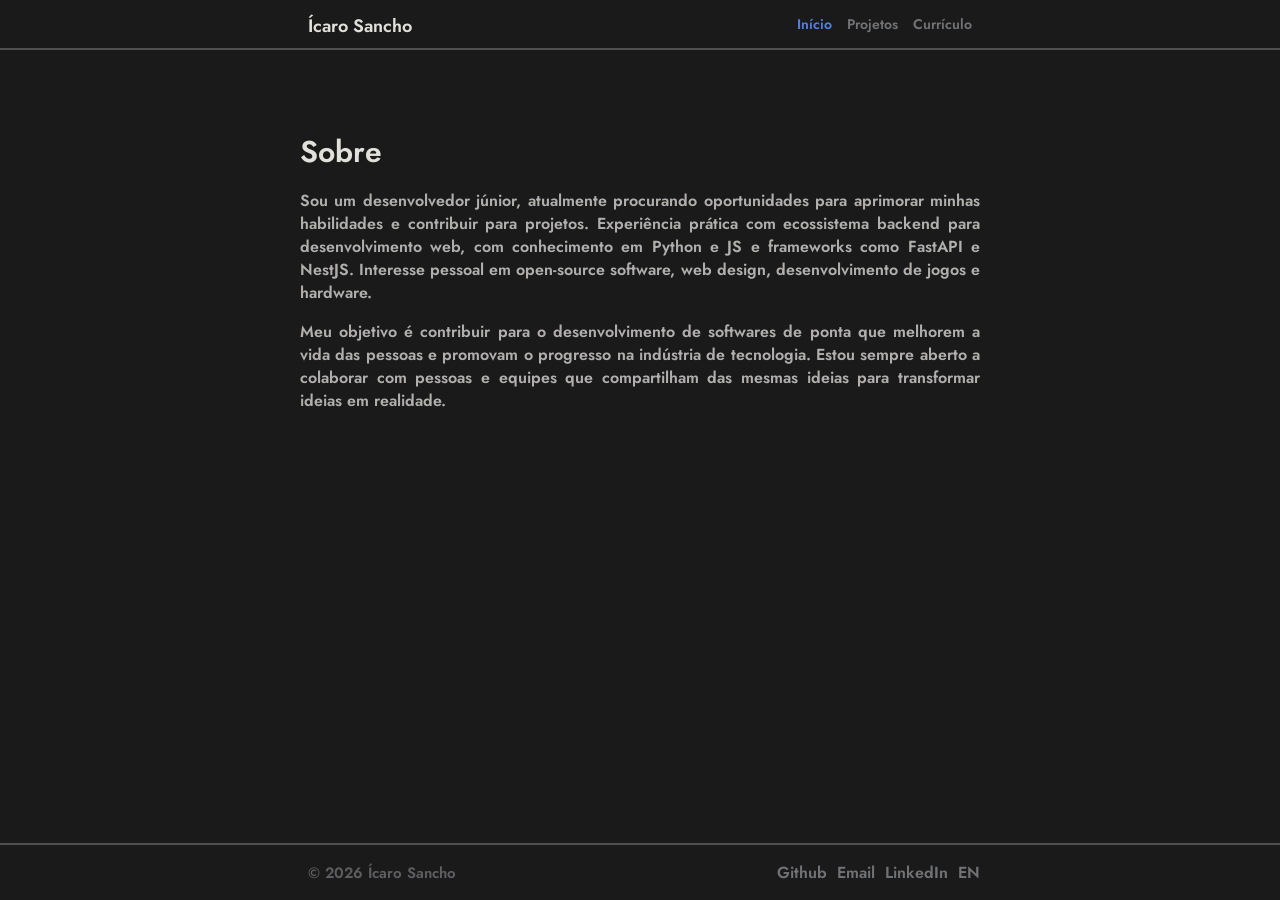
<file: index.html>
<!doctype html>
<html lang="pt-BR">
  <head>
    <meta charset="UTF-8" />
    <meta name="viewport" content="width=device-width, initial-scale=1.0" />
    <link rel="preconnect" href="https://fonts.googleapis.com">
    <link rel="preconnect" href="https://fonts.gstatic.com" crossorigin>
    <link href="https://fonts.googleapis.com/css2?family=Jost:ital,wght@0,100..900;1,100..900&display=swap" rel="stylesheet">
    <link rel="stylesheet" href="style.css" />
    <link rel="alternate" hreflang="en" href="indexEN.html" />
    <title>Ícaro Sancho</title>
  </head>
  <body>
    <nav>
      <header>
        <a href="index.html"><h2>Ícaro Sancho</h2></a>
        <div class="redirects">
          <a class="current" href="index.html">Início</a>
          <a href="./html/portuguese/projects.html">Projetos</a>
          <a href="./html/portuguese/resume.html">Currículo</a>
        </div>
      </header>
    </nav>

    <main>
      <section id="intro-home">
        <h1>Sobre</h1>
        <p>
          Sou um desenvolvedor júnior, atualmente procurando oportunidades para aprimorar minhas habilidades e contribuir para projetos. Experiência prática com ecossistema backend para desenvolvimento web, com conhecimento em Python e JS e frameworks como FastAPI e NestJS. Interesse pessoal em open-source software, web design, desenvolvimento de jogos e hardware. 
        </p>
        <p>
          Meu objetivo é contribuir para o desenvolvimento de softwares de ponta que melhorem a vida das pessoas e promovam o progresso na indústria de tecnologia. Estou sempre aberto a colaborar com pessoas e equipes que compartilham das mesmas ideias para transformar ideias em realidade.
        </p>
      </section>
    </main>

    <footer>
      <div class="footer-wrapper">
        <p>&copy; 2026 Ícaro Sancho</p>
        <div class="contacts">
          <a href="https://github.com/icaro662" target="_blank" rel="noopener noreferrer">Github</a>
          <a href="mailto:icarosancho@gmail.com" target="_blank" rel="noopener noreferrer">Email</a>
          <a href="https://www.linkedin.com/in/%C3%ADcaro-sancho-139498350/" target="_blank" rel="noopener noreferrer">LinkedIn</a>
          <a href="indexEN.html" hreflang="en" lang="en">EN</a>
        </div>
      </div>
    </footer>
  </body>
</html>
</file>
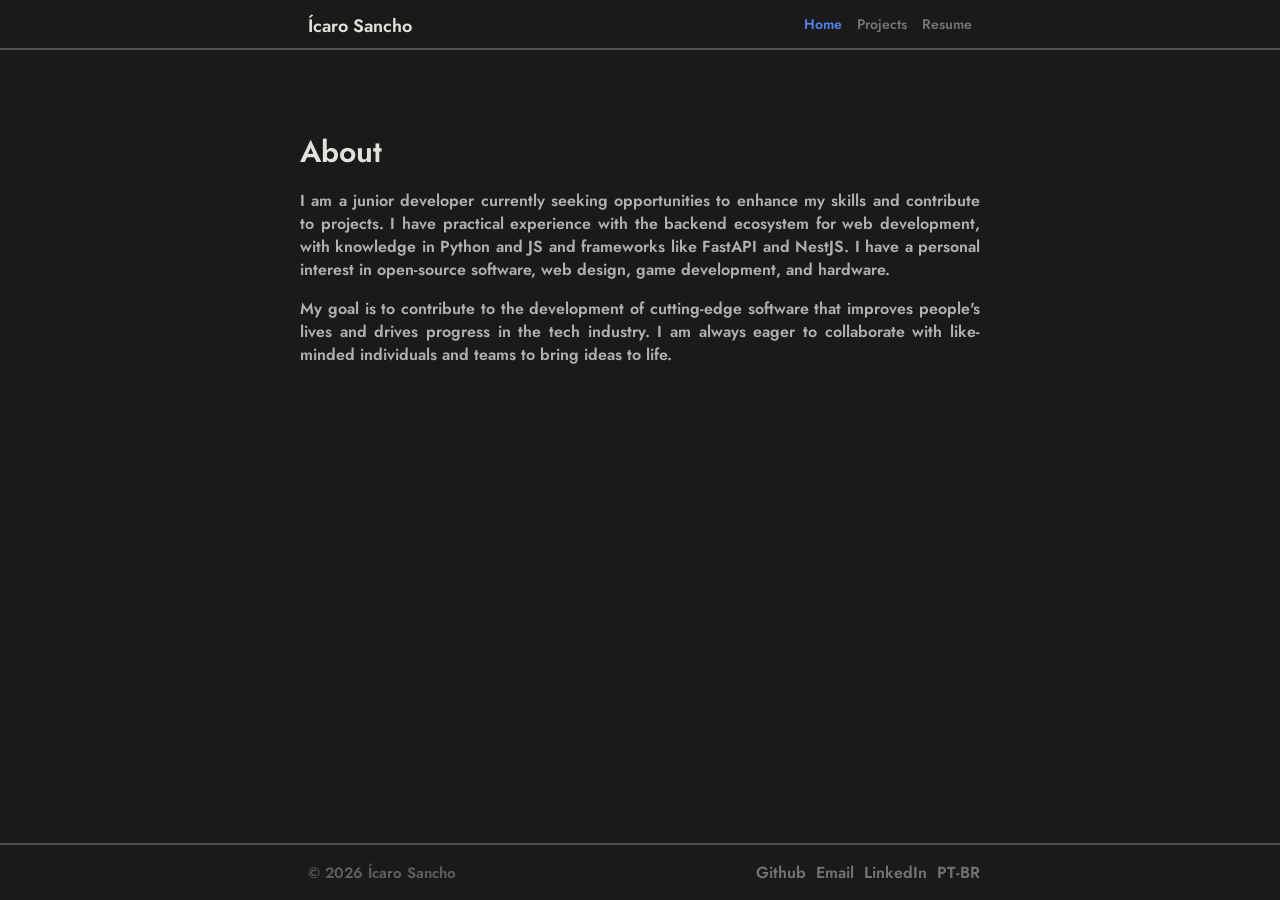
<file: indexEN.html>
<!doctype html>
<html lang="en">
  <head>
    <meta charset="UTF-8" />
    <meta name="viewport" content="width=device-width, initial-scale=1.0" />
    <link rel="preconnect" href="https://fonts.googleapis.com">
    <link rel="preconnect" href="https://fonts.gstatic.com" crossorigin>
    <link href="https://fonts.googleapis.com/css2?family=Jost:ital,wght@0,100..900;1,100..900&display=swap" rel="stylesheet">
    <link rel="stylesheet" href="style.css" />
    <link rel="alternate" hreflang="pt-BR" href="index.html" />
    <title>Ícaro Sancho</title>
  </head>

  <body>
    <nav>
      <header>
        <a href="indexEN.html"><h2>Ícaro Sancho</h2></a>
        <div class="redirects">
          <a class="current" href="indexEN.html">Home</a>
          <a href="./html/english/projects.html">Projects</a>
          <a href="./html/english/resume.html">Resume</a>
        </div>
      </header>
    </nav>

    <main>
      <section id="intro-home"> 
        <h1>About</h1>
        <p>
          I am a junior developer currently seeking opportunities to enhance my skills and contribute to projects. I have practical experience with the backend ecosystem for web development, with knowledge in Python and JS and frameworks like FastAPI and NestJS. I have a personal interest in open-source software, web design, game development, and hardware.
        </p>
        <p>
          My goal is to contribute to the development of cutting-edge software that improves people's lives and drives progress in the tech industry. I am always eager to collaborate with like-minded individuals and teams to bring ideas to life.
        </p>
      </section>
    </main>

    <footer>
      <div class="footer-wrapper">
        <p>&copy; 2026 Ícaro Sancho</p>
        <div class="contacts">
          <a href="https://github.com/icaro662" target="_blank" rel="noopener noreferrer">Github</a>
          <a href="mailto:icarosancho@gmail.com" target="_blank" rel="noopener noreferrer">Email</a>
          <a href="https://www.linkedin.com/in/%C3%ADcaro-sancho-139498350/" target="_blank" rel="noopener noreferrer">LinkedIn</a>
          <a href="index.html" hreflang="pt-BR" lang="pt-BR">PT-BR</a>
        </div>
      </div>
    </footer>
  </body>
</html>
</file>
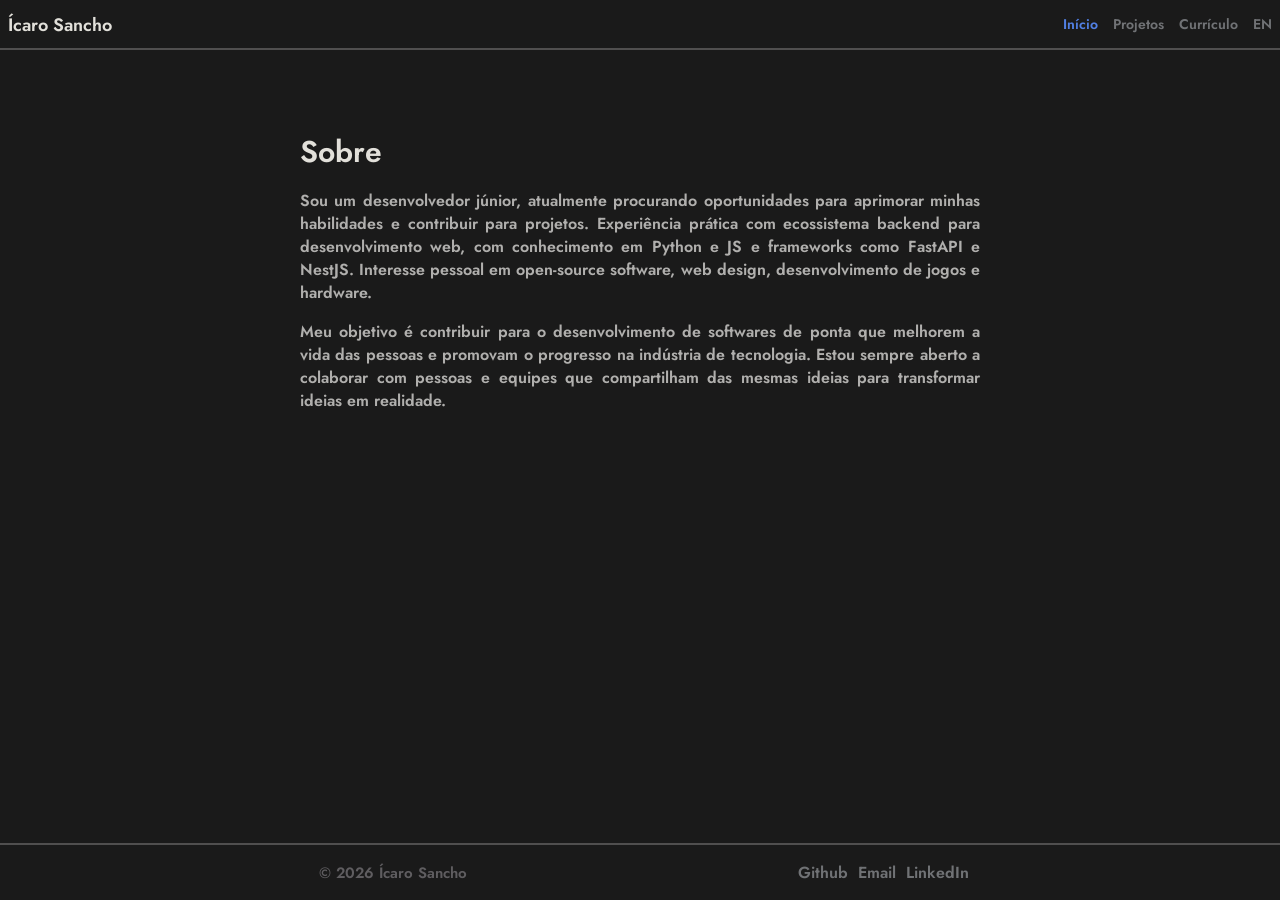
<file: indexPTBR.html>
<!doctype html>
<html lang="pt-BR">
  <head>
    <meta charset="UTF-8" />
    <meta name="viewport" content="width=device-width, initial-scale=1.0" />
    <link rel="preconnect" href="https://fonts.googleapis.com">
    <link rel="preconnect" href="https://fonts.gstatic.com" crossorigin>
    <link href="https://fonts.googleapis.com/css2?family=Jost:ital,wght@0,100..900;1,100..900&display=swap" rel="stylesheet">
    <link rel="stylesheet" href="style.css" />
    <link rel="alternate" hreflang="en" href="indexEN.html" />
    <title>Ícaro Sancho</title>
  </head>
  <body>
    <nav>
      <a href="indexPTBR.html"><h2>Ícaro Sancho</h2></a>
      <div class="redirects">
        <a class="current" href="indexPTBR.html">Início</a>
        <a href="./html/portuguese/projects.html">Projetos</a>
        <a href="./html/portuguese/resume.html">Currículo</a>
        <a href="indexEN.html" hreflang="en" lang="en">EN</a>
      </div>
    </nav>

    <main>
      <section id="intro-home">
        <h1>Sobre</h1>
        <p>
          Sou um desenvolvedor júnior, atualmente procurando oportunidades para aprimorar minhas habilidades e contribuir para projetos. Experiência prática com ecossistema backend para desenvolvimento web, com conhecimento em Python e JS e frameworks como FastAPI e NestJS. Interesse pessoal em open-source software, web design, desenvolvimento de jogos e hardware. 
        </p>
        <p>
          Meu objetivo é contribuir para o desenvolvimento de softwares de ponta que melhorem a vida das pessoas e promovam o progresso na indústria de tecnologia. Estou sempre aberto a colaborar com pessoas e equipes que compartilham das mesmas ideias para transformar ideias em realidade.
        </p>
      </section>
    </main>

    <footer>
      <p>&copy; 2026 Ícaro Sancho</p>
      <div class="contacts">
        <a href="https://github.com/icaro662" target="_blank" rel="noopener noreferrer">Github</a>
        <a href="mailto:icarosancho@gmail.com" target="_blank" rel="noopener noreferrer">Email</a>
        <a href="https://www.linkedin.com/in/%C3%ADcaro-sancho-139498350/" target="_blank" rel="noopener noreferrer">LinkedIn</a>
      </div>
    </footer>
  </body>
</html>
</file>
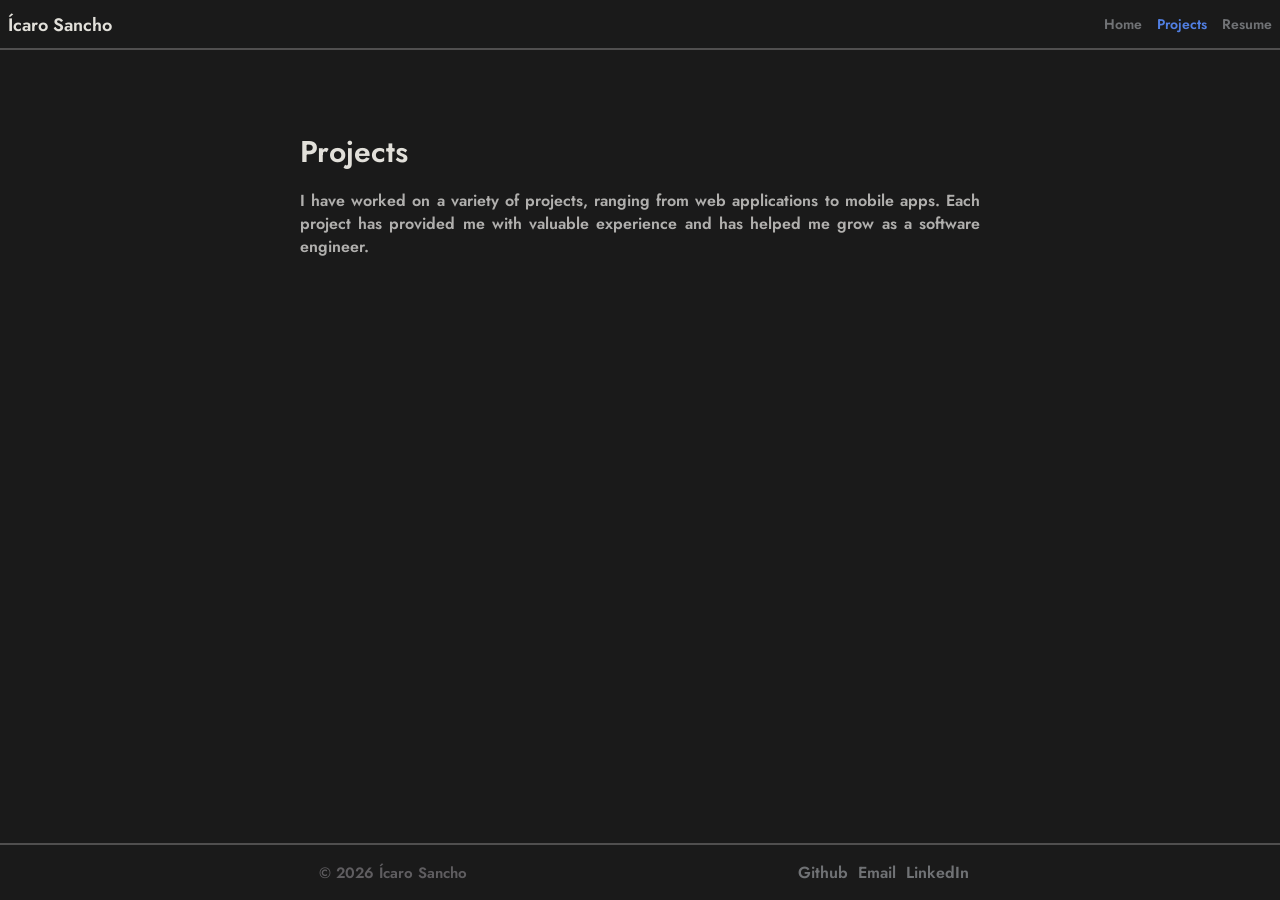
<file: html/projects.html>
<!doctype html>
<html lang="en">
  <head>
    <meta charset="UTF-8" />
    <meta name="viewport" content="width=device-width, initial-scale=1.0" />
    <link rel="preconnect" href="https://fonts.gstatic.com" crossorigin />
    <link
      href="https://fonts.googleapis.com/css2?family=Jost:ital,wght@0,100..900;1,100..900&display=swap"
      rel="stylesheet"
    />
    <link rel="stylesheet" href="../style/projects.css" />
    <title>Projects</title>
  </head>
  <body>
    <nav>
      <a href="../index.html"><h2>Ícaro Sancho</h2></a>
      <div class="redirects">
        <a href="../index.html">Home</a>
        <a class="current" href="./projects.html">Projects</a>
        <a href="./resume.html">Resume</a>
      </div>
    </nav>

    <main>
      <section>
        <h1>Projects</h1>
        <p>
          I have worked on a variety of projects, ranging from web applications to mobile apps. Each project has provided me with valuable experience and has helped me grow as a software engineer.
        </p>
      </section>
    </main>

    <footer>
      <p>&copy; 2026 Ícaro Sancho</p>
      <div class="contacts">
        <a href="#">Github</a>
        <a href="#">Email</a>
        <a href="#">LinkedIn</a>
      </div>
  </body>
</html>
</file>
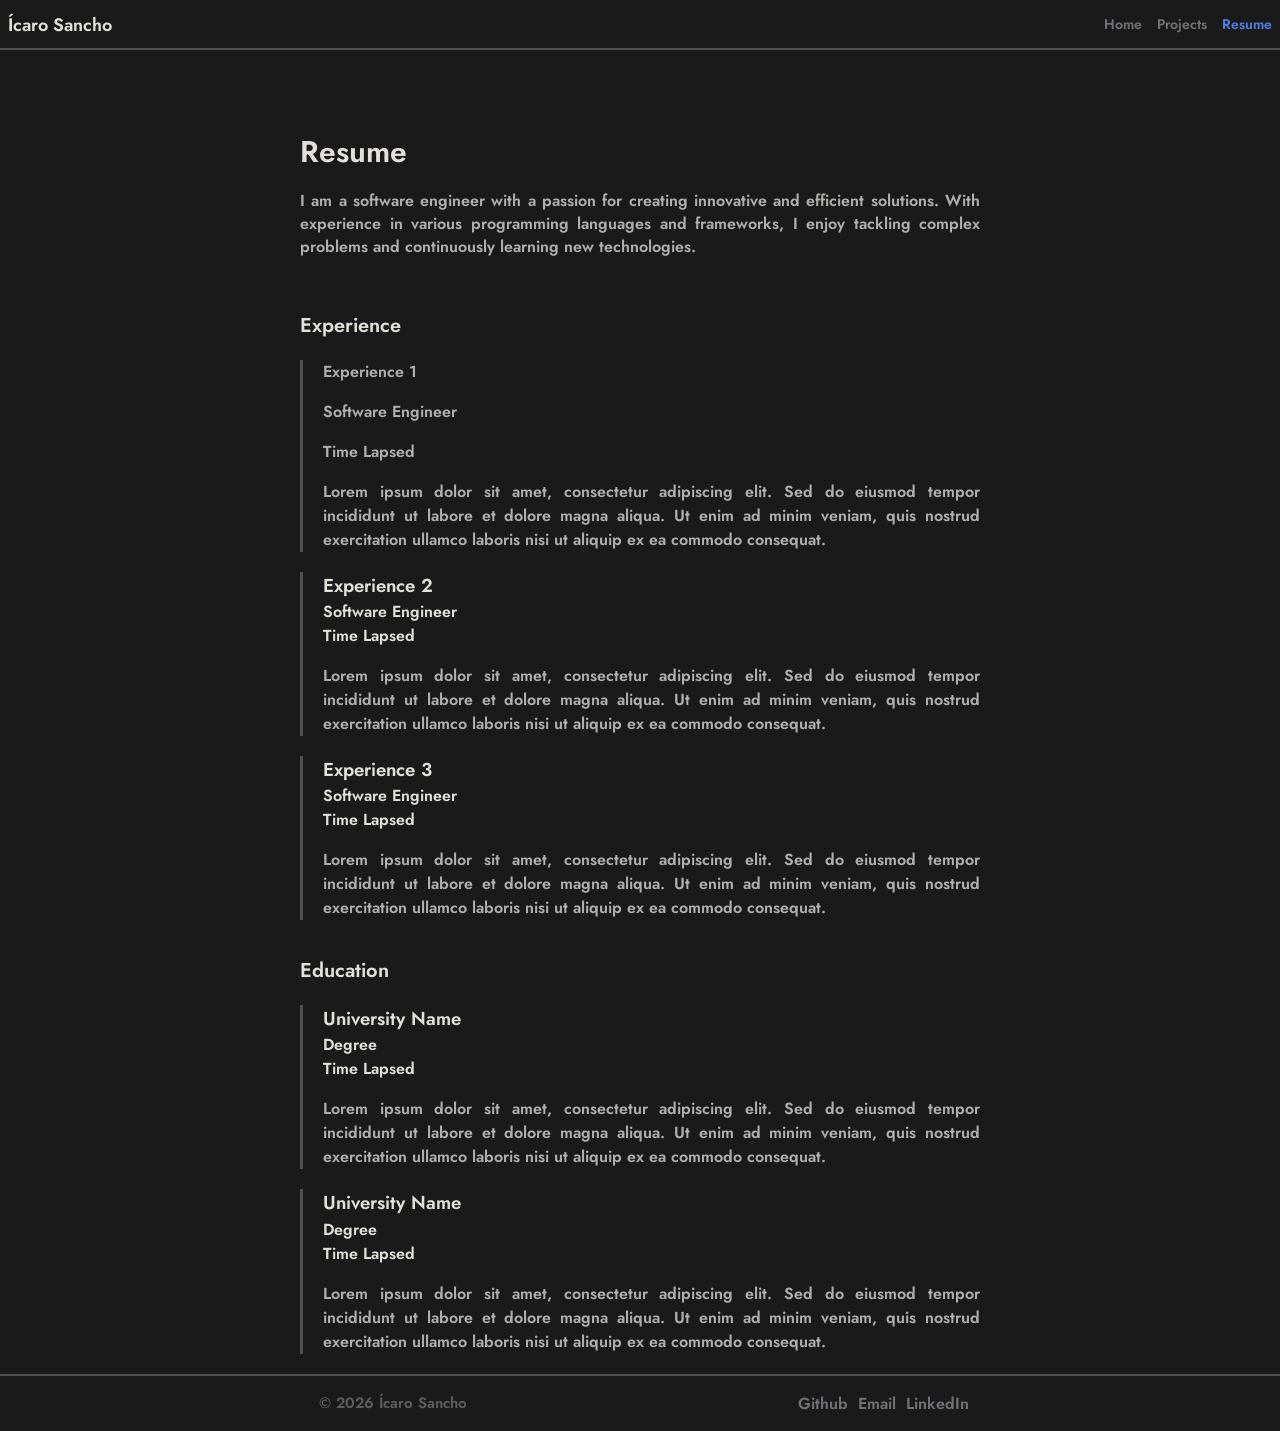
<file: html/resume.html>
<!doctype html>
<html lang="en">
  <head>
    <meta charset="UTF-8" />
    <link rel="preconnect" href="https://fonts.gstatic.com" crossorigin>
    <link href="https://fonts.googleapis.com/css2?family=Jost:ital,wght@0,100..900;1,100..900&display=swap" rel="stylesheet">
    <link rel="stylesheet" href="../style/resume.css" />
    <meta name="viewport" content="width=device-width, initial-scale=1.0" />
    <title>Resume</title>
  </head>
  <body>
    <nav>
      <a href="../index.html"><h2>Ícaro Sancho</h2></a>
      <div class="redirects">
        <a  href="../index.html">Home</a>
        <a href="./projects.html">Projects</a>
        <a class="current" href="./resume.html">Resume</a>
      </div>
    </nav>

    <main>
      <section>
        <h1>Resume</h1>
        <p>
          I am a software engineer with a passion for creating innovative and efficient solutions. With experience in various programming languages and frameworks, I enjoy tackling complex problems and continuously learning new technologies.
        </p>
      </section>

      <section id="experience">
        <h2> Experience </h2>
        <div class="resume-div">
          <p> Experience 1 </p>
          <p> Software Engineer </p>
          <p> Time Lapsed</p>
          <p>
            Lorem ipsum dolor sit amet, consectetur adipiscing elit. Sed do eiusmod tempor incididunt ut labore et dolore magna aliqua. Ut enim ad minim veniam, quis nostrud exercitation ullamco laboris nisi ut aliquip ex ea commodo consequat.
          </p>
        </div>
        <div class="resume-div">
          <h3> Experience 2 </h3>
          <h4> Software Engineer </h4>
          <h4> Time Lapsed</h4>
          <p>
            Lorem ipsum dolor sit amet, consectetur adipiscing elit. Sed do eiusmod tempor incididunt ut labore et dolore magna aliqua. Ut enim ad minim veniam, quis nostrud exercitation ullamco laboris nisi ut aliquip ex ea commodo consequat.
        </div>
        <div class="resume-div">
          <h3> Experience 3 </h3>
          <h4> Software Engineer </h4>
          <h4> Time Lapsed</h4>
          <p>
            Lorem ipsum dolor sit amet, consectetur adipiscing elit. Sed do eiusmod tempor incididunt ut labore et dolore magna aliqua. Ut enim ad minim veniam, quis nostrud exercitation ullamco laboris nisi ut aliquip ex ea commodo consequat.
        </div>
      </section>

      <section id="education">
        <h2> Education </h2>
        <div class="resume-div">
          <h3> University Name </h3>
          <h4> Degree </h4>
          <h4> Time Lapsed</h4>
          <p>
            Lorem ipsum dolor sit amet, consectetur adipiscing elit. Sed do eiusmod tempor incididunt ut labore et dolore magna aliqua. Ut enim ad minim veniam, quis nostrud exercitation ullamco laboris nisi ut aliquip ex ea commodo consequat.
          </p>
        </div>
        <div class="resume-div">
          <h3> University Name </h3>
          <h4> Degree </h4>
          <h4> Time Lapsed</h4>
          <p>
            Lorem ipsum dolor sit amet, consectetur adipiscing elit. Sed do eiusmod tempor incididunt ut labore et dolore magna aliqua. Ut enim ad minim veniam, quis nostrud exercitation ullamco laboris nisi ut aliquip ex ea commodo consequat.
        </div>
    </main>

    <footer>
      <p>&copy; 2026 Ícaro Sancho</p>
      <div class="contacts">
        <a href="#">Github</a>
        <a href="#">Email</a>
        <a href="#">LinkedIn</a>
      </div>
  </body>
</html>
</file>
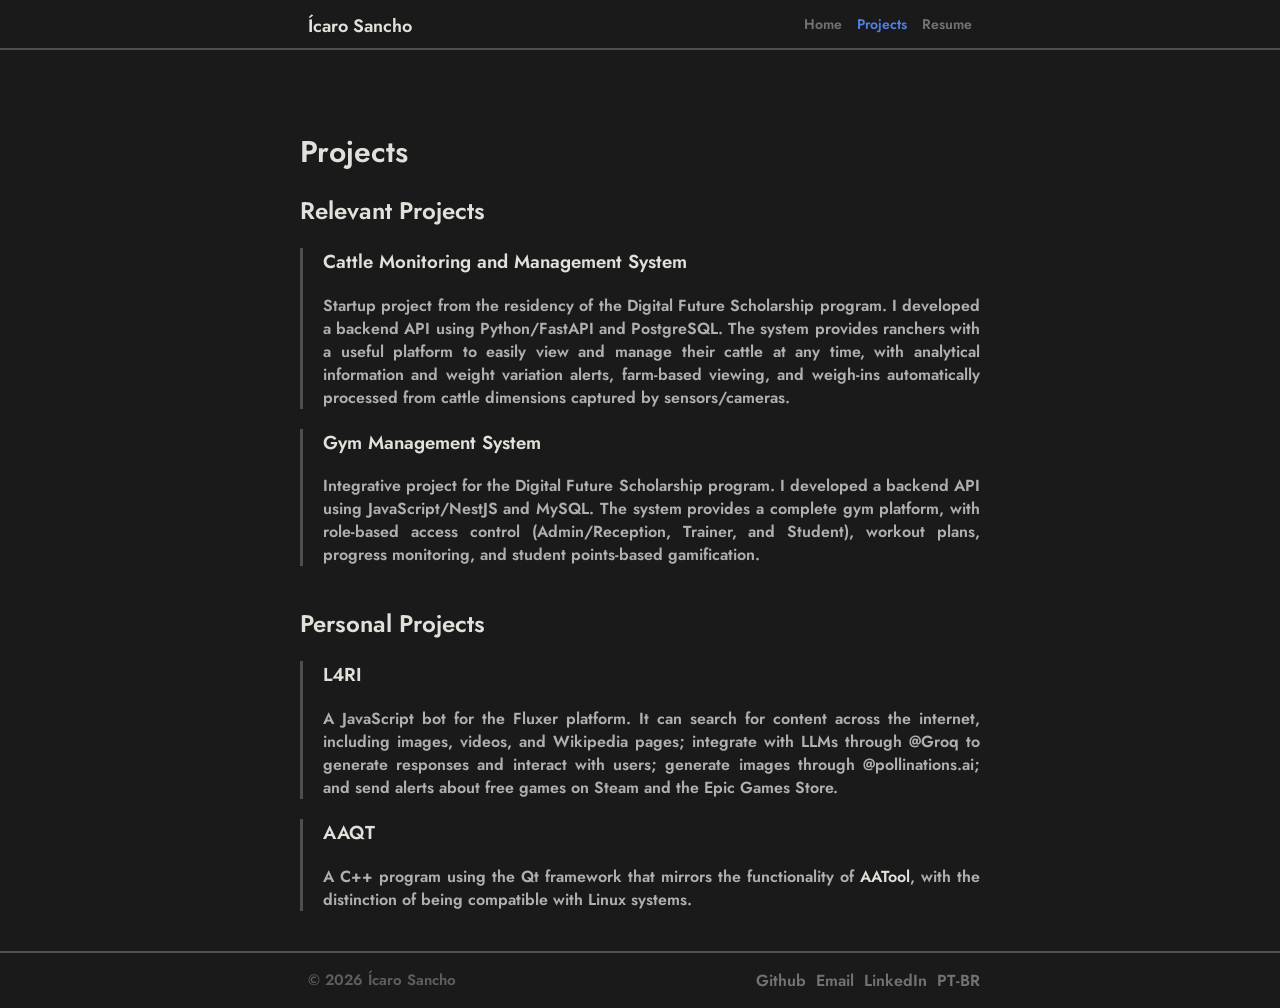
<file: html/english/projects.html>
<!doctype html>
<html lang="en">
  <head>
    <meta charset="UTF-8" />
    <meta name="viewport" content="width=device-width, initial-scale=1.0" />
    <link rel="preconnect" href="https://fonts.gstatic.com" crossorigin />
    <link
      href="https://fonts.googleapis.com/css2?family=Jost:ital,wght@0,100..900;1,100..900&display=swap"
      rel="stylesheet"
    />
    <link rel="stylesheet" href="../../style/projects.css" />
    <link rel="alternate" hreflang="pt-BR" href="../portuguese/projects.html" />
    <title>Projects</title>
  </head>
  <body>
    <nav>
      <header>
        <a href="../../indexEN.html"><h2>Ícaro Sancho</h2></a>
        <div class="redirects">
          <a href="../../indexEN.html">Home</a>
          <a class="current" href="./projects.html">Projects</a>
          <a href="./resume.html">Resume</a>
        </div>
      </header>
    </nav>

    <main>
      <section id="intro-projects">
        <h1>Projects</h1>
        <!-- <p>
          I have worked on a variety of projects, ranging from web applications to mobile apps. Each project has provided me with valuable experience and has helped me grow as a software engineer.
        </p> -->
      </section>

      <section id="relevants-projects">
        <h2>Relevant Projects</h2>
        <div class="project-div">
          <h3>Cattle Monitoring and Management System</h3>
          <p>
            Startup project from the residency of the Digital Future Scholarship program. I developed a backend API using Python/FastAPI and PostgreSQL. The system provides ranchers with a useful platform to easily view and manage their cattle at any time, with analytical information and weight variation alerts, farm-based viewing, and weigh-ins automatically processed from cattle dimensions captured by sensors/cameras.
          </p>
        </div>
        <div class="project-div">
          <h3><a href="https://github.com/icaro662/Sistema-Web-de-Academia" target="_blank" rel="noopener noreferrer">Gym Management System</a></h3>
          <p>
            Integrative project for the Digital Future Scholarship program. I developed a backend API using JavaScript/NestJS and MySQL. The system provides a complete gym platform, with role-based access control (Admin/Reception, Trainer, and Student), workout plans, progress monitoring, and student points-based gamification.
          </p>
        </div>
      </section>

      <section id="personal-projects">
        <h2>Personal Projects</h2>
        <div class="project-div">
          <h3><a href="https://github.com/icaro662/L4RI" target="_blank" rel="noopener noreferrer">L4RI</a></h3>
          <p>
            A JavaScript bot for the Fluxer platform. It can search for content across the internet, including images, videos, and Wikipedia pages; integrate with LLMs through @Groq to generate responses and interact with users; generate images through @pollinations.ai; and send alerts about free games on Steam and the Epic Games Store.
          </p>
        </div>
        <div class="project-div">
          <h3><a href="https://github.com/icaro662/AAQT" target="_blank" rel="noopener noreferrer">AAQT</a></h3>
          <p>
            A C++ program using the Qt framework that mirrors the functionality of <a href="https://github.com/DarwinBaker/AATool" target="_blank" rel="noopener noreferrer">AATool</a>, with the distinction of being compatible with Linux systems.
          </p>
        </div>
      </section>
    </main>

    <footer>
      <div class="footer-wrapper">
        <p>&copy; 2026 Ícaro Sancho</p>
        <div class="contacts">
          <a href="https://github.com/icaro662" target="_blank" rel="noopener noreferrer">Github</a>
          <a href="mailto:icarosancho@gmail.com" target="_blank" rel="noopener noreferrer">Email</a>
          <a href="https://www.linkedin.com/in/%C3%ADcaro-sancho-139498350/" target="_blank" rel="noopener noreferrer">LinkedIn</a>
          <a href="../portuguese/projects.html" hreflang="pt-BR" lang="pt-BR">PT-BR</a>
        </div>
      </div>
    </footer>
  </body>
</html>
</file>
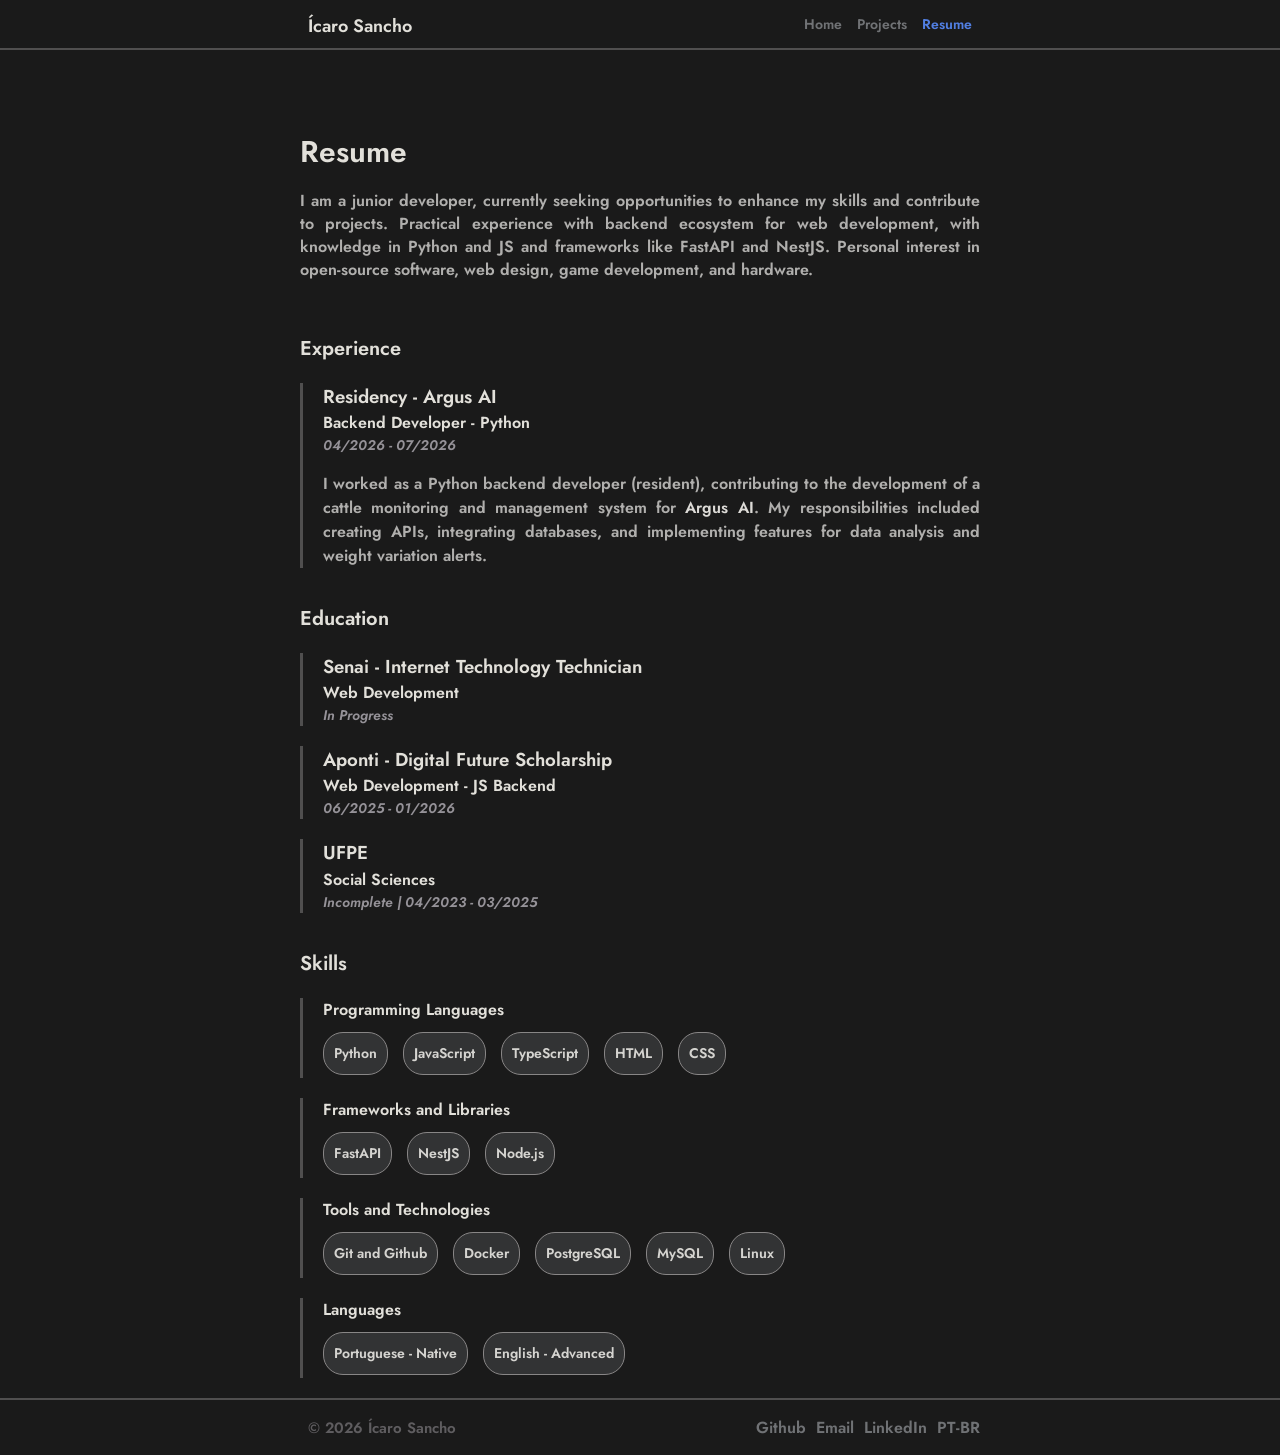
<file: html/english/resume.html>
<!doctype html>
<html lang="en">
  <head>
    <meta charset="UTF-8" />
    <link rel="preconnect" href="https://fonts.gstatic.com" crossorigin />
    <link href="https://fonts.googleapis.com/css2?family=Jost:ital,wght@0,100..900;1,100..900&display=swap" rel="stylesheet">
    <link rel="stylesheet" href="../../style/resume.css" />
    <link rel="alternate" hreflang="pt-BR" href="../portuguese/resume.html" />
    <meta name="viewport" content="width=device-width, initial-scale=1.0" />
    <title>Resume</title>
  </head>
  <body>
    <nav>
      <header>
        <a href="../../indexEN.html"><h2>Ícaro Sancho</h2></a>
        <div class="redirects">
          <a href="../../indexEN.html">Home</a>
          <a href="./projects.html">Projects</a>
          <a class="current" href="./resume.html">Resume</a>
        </div>
      </header>
    </nav>

    <main>
      <section id="intro-resume">
        <h1>Resume</h1>
        <p>
          I am a junior developer, currently seeking opportunities to enhance my skills and contribute to projects. Practical experience with backend ecosystem for web development, with knowledge in Python and JS and frameworks like FastAPI and NestJS. Personal interest in open-source software, web design, game development, and hardware.
        </p>
      </section>

      <section id="experience">
        <h2>Experience</h2>
        <div class="resume-div">
          <h3>Residency - Argus AI</h3>
          <h4>Backend Developer - Python</h4>
          <h4 class="timelapse">04/2026 - 07/2026</h4>
          <p>
            I worked as a Python backend developer (resident), contributing to the development of a cattle monitoring and management system for <a href="https://www.linkedin.com/company/argus-ai-technology/" target="_blank" rel="noopener noreferrer">Argus AI</a>. My responsibilities included creating APIs, integrating databases, and implementing features for data analysis and weight variation alerts.
          </p>
        </div>
      </section>

      <section id="education">
        <h2>Education</h2>
        <div class="education-div">
          <h3>Senai - Internet Technology Technician</h3>
          <h4>Web Development</h4>
          <h4 class="timelapse">In Progress</h4>
        </div>
        <div class="education-div">
          <h3>Aponti - Digital Future Scholarship</h3>
          <h4>Web Development - JS Backend</h4>
          <h4 class="timelapse">06/2025 - 01/2026</h4>
        </div>
        <div class="education-div">
          <h3>UFPE</h3>
          <h4>Social Sciences</h4>
          <h4 class="timelapse">Incomplete | 04/2023 - 03/2025</h4>
        </div>
      </section>

      <section id="skills">
        <h2>Skills</h2>
        <div class="skills-div">
          <h3>Programming Languages</h3>
          <span>Python</span>
          <span>JavaScript</span>
          <span>TypeScript</span>
          <span>HTML</span>
          <span>CSS</span>
        </div>
        <div class="skills-div">
          <h3>Frameworks and Libraries</h3>
          <span>FastAPI</span>
          <span>NestJS</span>
          <span>Node.js</span>
        </div>
        <div class="skills-div">
          <h3>Tools and Technologies</h3>
          <span>Git and Github</span>
          <span>Docker</span>
          <span>PostgreSQL</span>
          <span>MySQL</span>
          <span>Linux</span>
        </div>
        <div class="skills-div">
          <h3>Languages</h3>
          <span>Portuguese - Native</span>
          <span>English - Advanced</span>
        </div>
      </section>
    </main>

    <footer>
      <div class="footer-wrapper">
        <p>&copy; 2026 Ícaro Sancho</p>
        <div class="contacts">
          <a href="https://github.com/icaro662" target="_blank" rel="noopener noreferrer">Github</a>
          <a href="mailto:icarosancho@gmail.com" target="_blank" rel="noopener noreferrer">Email</a>
          <a href="https://www.linkedin.com/in/%C3%ADcaro-sancho-139498350/" target="_blank" rel="noopener noreferrer">LinkedIn</a>
          <a href="../portuguese/resume.html" hreflang="pt-BR" lang="pt-BR">PT-BR</a>
        </div>
      </div>
    </footer>
  </body>
</html>
</file>
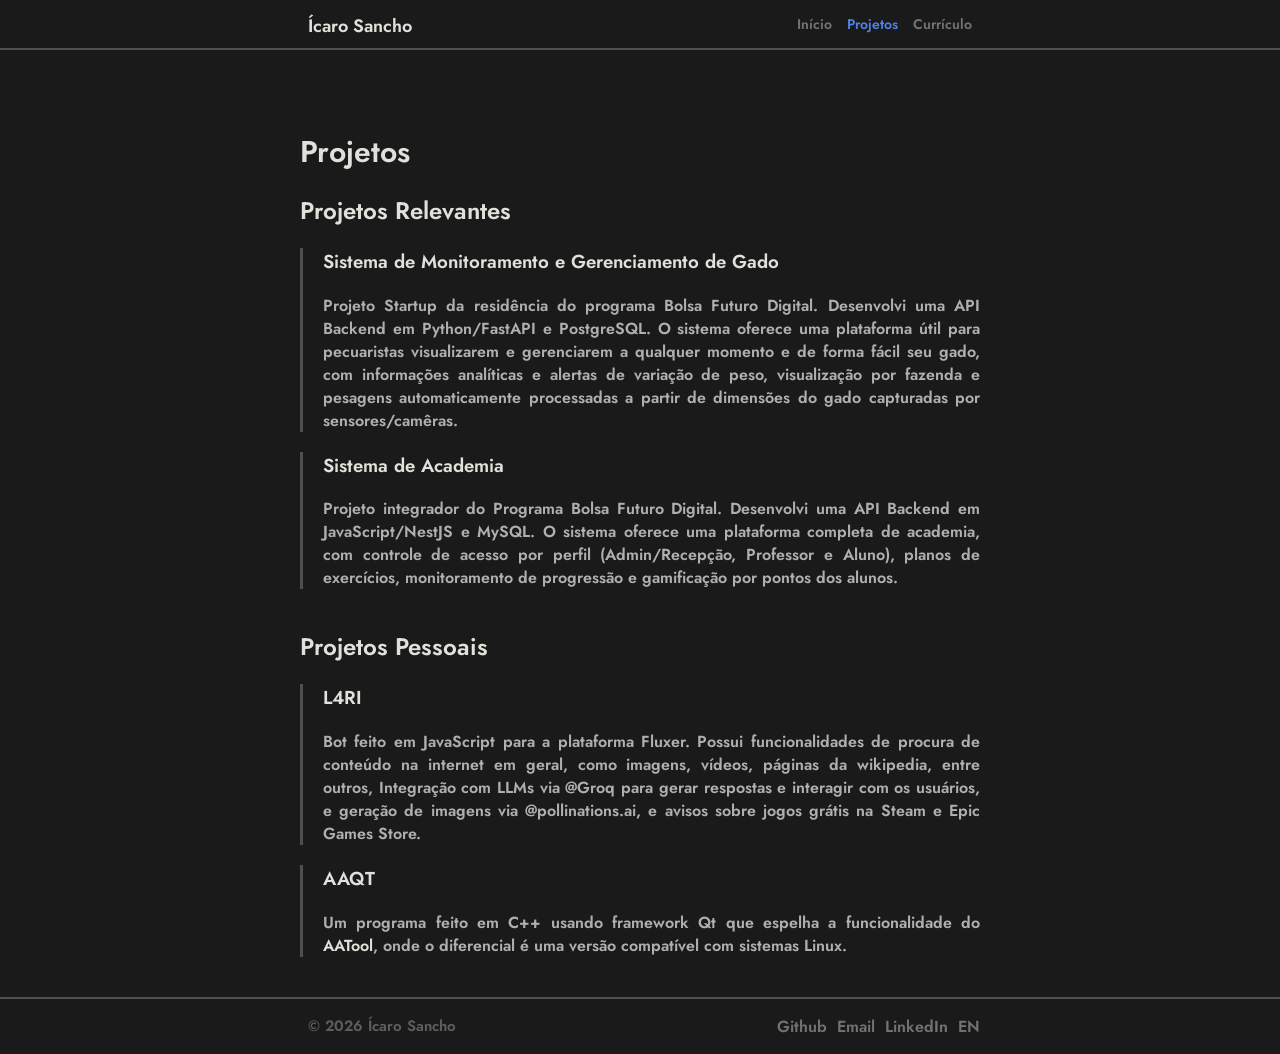
<file: html/portuguese/projects.html>
<!doctype html>
<html lang="pt-BR">
  <head>
    <meta charset="UTF-8" />
    <meta name="viewport" content="width=device-width, initial-scale=1.0" />
    <link rel="preconnect" href="https://fonts.gstatic.com" crossorigin />
    <link
      href="https://fonts.googleapis.com/css2?family=Jost:ital,wght@0,100..900;1,100..900&display=swap"
      rel="stylesheet"
    />
    <link rel="stylesheet" href="../../style/projects.css" />
    <link rel="alternate" hreflang="en" href="../english/projects.html" />
    <title>Projetos</title>
  </head>
  <body>
    
    <nav>
      <header>
        <a href="../../index.html"><h2>Ícaro Sancho</h2></a>
        <div class="redirects">
          <a href="../../index.html">Início</a>
          <a class="current" href="./projects.html">Projetos</a>
          <a href="./resume.html">Currículo</a>
        </div>
      </header>
    </nav>

    <main>
      <section id="intro-projects">
        <h1>Projetos</h1>
        <!-- <p>
          Trabalhei em diversos projetos, desde aplicações web até aplicativos móveis. Cada projeto me proporcionou uma experiência valiosa e me ajudou a crescer como engenheiro de software.
        </p> -->
      </section>

      <section id="relevants-projects">
        <h2>Projetos Relevantes</h2>
        <div class="project-div">
          <h3>Sistema de Monitoramento e Gerenciamento de Gado</h3>
          <p>
            Projeto Startup da residência do programa Bolsa Futuro Digital. Desenvolvi uma API Backend em Python/FastAPI e PostgreSQL. O sistema oferece uma plataforma útil para pecuaristas visualizarem e gerenciarem a qualquer momento e de forma fácil seu gado, com informações analíticas e alertas de variação de peso, visualização por fazenda e pesagens automaticamente processadas a partir de dimensões do gado capturadas por sensores/camêras.
          </p>
        </div>
        <div class="project-div">
          <h3><a href="https://github.com/icaro662/Sistema-Web-de-Academia" target="_blank" rel="noopener noreferrer">Sistema de Academia</a></h3>
          <p>
            Projeto integrador do Programa Bolsa Futuro Digital. Desenvolvi uma API Backend em JavaScript/NestJS e MySQL. O sistema oferece uma plataforma completa de academia, com controle de acesso por perfil (Admin/Recepção, Professor e Aluno), planos de exercícios, monitoramento de progressão e gamificação por pontos dos alunos.
          </p>
        </div>
      </section>

      <section id="personal-projects">
        <h2>Projetos Pessoais</h2>
        <div class="project-div">
          <h3><a href="https://github.com/icaro662/L4RI" target="_blank" rel="noopener noreferrer">L4RI</a></h3>
          <p>
            Bot feito em JavaScript para a plataforma Fluxer. Possui funcionalidades de procura de conteúdo na internet em geral, como imagens, vídeos, páginas da wikipedia, entre outros, Integração com LLMs via @Groq para gerar respostas e interagir com os usuários, e geração de imagens via @pollinations.ai, e avisos sobre jogos grátis na Steam e Epic Games Store.
          </p>
        </div>
        <div class="project-div">
          <h3><a href="https://github.com/icaro662/AAQT" target="_blank" rel="noopener noreferrer">AAQT</a></h3>
          <p>
            Um programa feito em C++ usando framework Qt que espelha a funcionalidade do <a href="https://github.com/DarwinBaker/AATool" target="_blank" rel="noopener noreferrer">AATool</a>, onde o diferencial é uma versão compatível com sistemas Linux.
          </p>
        </div>
      </section>
    </main>

    <footer>
      <div class="footer-wrapper">
        <p>&copy; 2026 Ícaro Sancho</p>
        <div class="contacts">
          <a href="https://github.com/icaro662" target="_blank" rel="noopener noreferrer">Github</a>
          <a href="mailto:icarosancho@gmail.com" target="_blank" rel="noopener noreferrer">Email</a>
          <a href="https://www.linkedin.com/in/%C3%ADcaro-sancho-139498350/" target="_blank" rel="noopener noreferrer">LinkedIn</a>
          <a href="../english/projects.html" hreflang="en" lang="en">EN</a>
        </div>
      </div>
    </footer>
  </body>
</html>
</file>
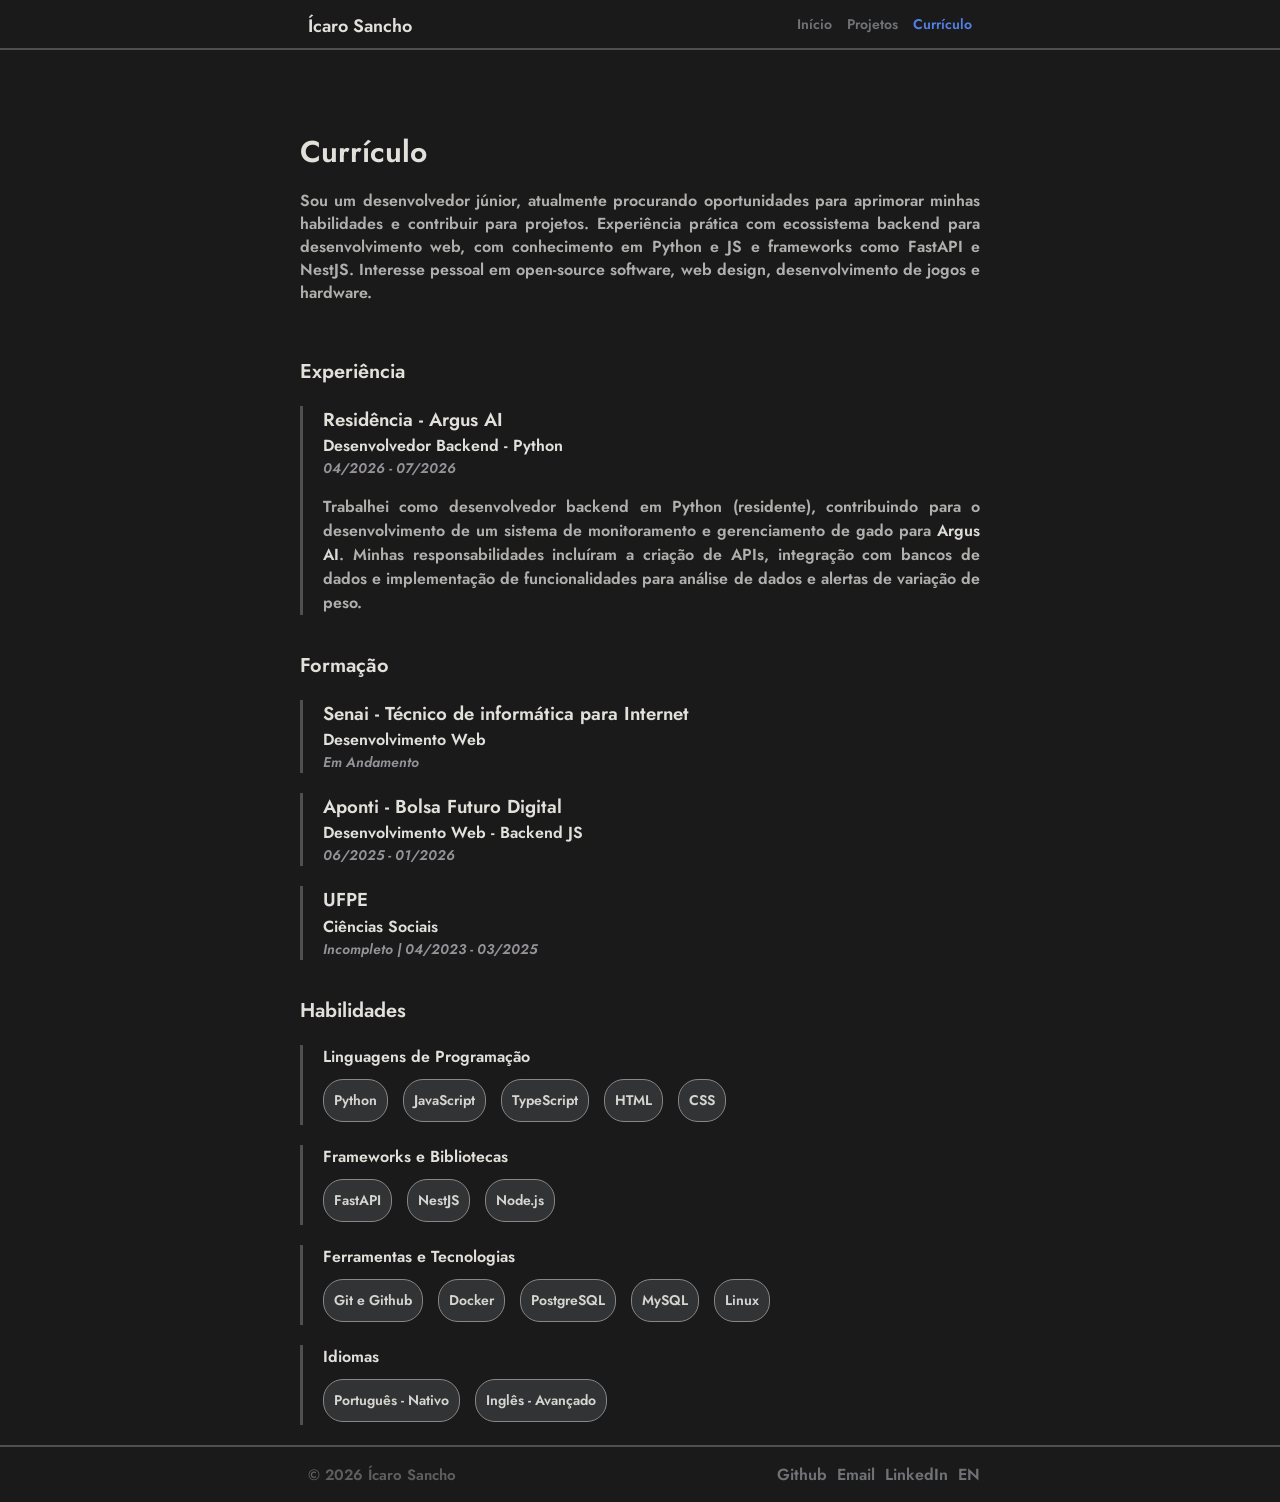
<file: html/portuguese/resume.html>
<!doctype html>
<html lang="pt-BR">
  <head>
    <meta charset="UTF-8" />
    <meta name="viewport" content="width=device-width, initial-scale=1.0" />
    <link rel="preconnect" href="https://fonts.gstatic.com" crossorigin />
    <link
      href="https://fonts.googleapis.com/css2?family=Jost:ital,wght@0,100..900;1,100..900&display=swap"
      rel="stylesheet"
    />
    <link rel="stylesheet" href="../../style/resume.css" />
    <link rel="alternate" hreflang="en" href="../english/resume.html" />
    <title>Currículo</title>
  </head>
  <body>
    <nav>
      <header>
        <a href="../../index.html"><h2>Ícaro Sancho</h2></a>
        <div class="redirects">
          <a href="../../index.html">Início</a>
          <a href="./projects.html">Projetos</a>
          <a class="current" href="./resume.html">Currículo</a>
        </div>
      </header>
    </nav>

    <main>
      <section id="intro-resume">
        <h1>Currículo</h1>
        <p>
          Sou um desenvolvedor júnior, atualmente procurando oportunidades para aprimorar minhas habilidades e contribuir para projetos. Experiência prática com ecossistema backend para desenvolvimento web, com conhecimento em Python e JS e frameworks como FastAPI e NestJS. Interesse pessoal em open-source software, web design, desenvolvimento de jogos e hardware. 
        </p>
      </section>

      <section id="experience">
        <h2>Experiência</h2>
        <div class="resume-div">
          <h3>Residência - Argus AI</h3>
          <h4>Desenvolvedor Backend - Python</h4>
          <h4 class="timelapse">04/2026 - 07/2026</h4>
          <p>
            Trabalhei como desenvolvedor backend em Python (residente), contribuindo para o desenvolvimento de um sistema de monitoramento e gerenciamento de gado para <a href="https://www.linkedin.com/company/argus-ai-technology/" target="_blank" rel="noopener noreferrer">Argus AI</a>. Minhas responsabilidades incluíram a criação de APIs, integração com bancos de dados e implementação de funcionalidades para análise de dados e alertas de variação de peso.
          </p>
        </div>
      </section>

      <section id="education">
        <h2>Formação</h2>
        <div class="education-div">
          <h3>Senai - Técnico de informática para Internet</h3>
          <h4>Desenvolvimento Web</h4>
          <h4 class="timelapse">Em Andamento</h4>
        </div>
        <div class="education-div">
          <h3>Aponti - Bolsa Futuro Digital</h3>
          <h4>Desenvolvimento Web - Backend JS</h4>
          <h4 class="timelapse">06/2025 - 01/2026</h4>
        </div>
        <div class="education-div">
          <h3>UFPE</h3>
          <h4>Ciências Sociais</h4>
          <h4 class="timelapse">Incompleto | 04/2023 - 03/2025</h4>
        </div>
      </section>

      <section id="skills">
        <h2>Habilidades</h2>
        <div class="skills-div">
          <h3>Linguagens de Programação</h3>
          <span>Python</span>
          <span>JavaScript</span>
          <span>TypeScript</span>
          <span>HTML</span>
          <span>CSS</span>
        </div>
        <div class="skills-div">
          <h3>Frameworks e Bibliotecas</h3>
          <span>FastAPI</span>
          <span>NestJS</span>
          <span>Node.js</span>
        </div>
        <div class="skills-div">
          <h3>Ferramentas e Tecnologias</h3>
          <span>Git e Github</span>
          <span>Docker</span>
          <span>PostgreSQL</span>
          <span>MySQL</span>
          <span>Linux</span>
        </div>
        <div class="skills-div">
          <h3>Idiomas</h3>
          <span>Português - Nativo</span>
          <span>Inglês - Avançado</span>
        </div>
      </section>
    </main>

    <footer>
      <div class="footer-wrapper">
        <p>&copy; 2026 Ícaro Sancho</p>
        <div class="contacts">
          <a href="https://github.com/icaro662" target="_blank" rel="noopener noreferrer">Github</a>
          <a href="mailto:icarosancho@gmail.com" target="_blank" rel="noopener noreferrer">Email</a>
          <a href="https://www.linkedin.com/in/%C3%ADcaro-sancho-139498350/" target="_blank" rel="noopener noreferrer">LinkedIn</a>
          <a href="../english/resume.html" hreflang="en" lang="en">EN</a>
        </div>
      </div>
    </footer>
  </body>
</html>
</file>
<file: style.css>
:root {
    --background-color: #1a1a1a;

    --border-color: rgb(80, 79, 79);
    --header-color: rgb(226, 224, 218);
    --text-color: rgba(221, 220, 217, 0.774);
    --soft-text-color: rgba(133, 131, 136, 0.644);
    --italic-text-color: rgba(217, 213, 223, 0.644);

    --anchor-color-active: rgba(82, 129, 231, 0.986);
    --anchor-color-hover: rgba(232, 230, 225, 0.95);
    --anchor-inactive-color: rgb(112, 114, 117);

    --span-border-color: rgb(136, 134, 134);
    --span-text-color: rgb(213, 212, 208);
    --span-background-color: rgba(51, 52, 53, 0.986);
}

* {
    box-sizing: border-box;
    text-decoration: none;
    color: var(--text-color);
    font-family: "Jost", sans-serif;
    font-optical-sizing: auto;
    font-weight: 600;
    font-style: normal;
}

html::-webkit-scrollbar {
    display: none; 
}

html, body {
    margin: 0;
    padding: 0;
}

html {
    background-color: var(--background-color);
    scroll-behavior: smooth;
    scrollbar-width: none; 
    -ms-overflow-style: none; 
}

body {
    display: flex;
    flex-direction: column;
    min-height: 100vh;
}

a {
    text-decoration: none;
    color: var(--anchor-inactive-color);
}

a:hover {
    color: var(--anchor-color-hover);
}

.current {
    color: var(--anchor-color-active);
}

.contacts {
    display: flex;
    flex-direction: row;
    justify-content: space-between;
    align-items: center;
    gap: 10px;
    margin: 16px 0px;
}

.redirects {
    font-size: 14px;
    color: var(--soft-text-color);
    display: flex;
    flex-direction: row;
    justify-content: space-around;
    align-items: center;
    gap: 15px;
    margin: 0px;
    padding: 8px;
}

nav {
    display: flex;
    flex-direction: row;
    justify-content: space-between;
    font-size: 12px;
    min-height: 50px;
    width: 100%;
    padding: 0px;
    border-bottom: 2px solid var(--border-color);
}

nav h2 {
    color: var(--header-color);
    margin: 0px;
    padding: 8px;
    padding-top: 12px;
}

header {
    display: flex;
    flex-direction: row;
    justify-content: space-between;
    align-items: center;
    width: min(680px, calc(100% - 32px));
    margin: 0 auto;
}

main {
    display: flex;
    flex-direction: column;
    align-self: center;
    margin-top: 80px;
    width: min(680px, calc(100% - 32px));
    max-width: none;
    flex: 1;
}

main h1 {
    color: var(--header-color);
    font-size: 30px;
    margin: 0px;
    padding: 0px;
}

main p {
    width: 100%;
    text-align: justify;
}

footer {
    display: flex;
    flex-direction: row;
    justify-content: space-around;
    align-items: center;
    width: 100%;
    padding: 0px clamp(16px, 12vw, 285px);
    gap: 10px;
    border-top: 2px solid var(--border-color);
}

footer p {
    color: var(--soft-text-color);
    margin: 0px;
    padding: 8px;
    font-size: 15px;
}

.footer-wrapper {
    display: flex;
    flex-direction: row;
    justify-content: space-between;
    align-items: center;
    width: min(680px, calc(100% - 32px));
}

@media (max-width: 640px) {
    nav {
        align-items: center;
        flex-wrap: wrap;
        justify-content: space-between;
        gap: 4px 16px;
        padding: 8px 0px;
    }

    nav h2 {
        padding: 4px 0;
    }

    .redirects {
        flex-wrap: wrap;
        justify-content: center;
        gap: 6px 14px;
        padding: 4px 0;
    }

    main {
        margin-top: 48px;
    }

    main p {
        text-align: left;
    }

    footer {
        flex-direction: column;
        gap: 0;
        padding: 8px 16px;
    }

    footer p {
        text-align: center;
    }

    .contacts {
        margin: 4px 0;
    }
}
</file>
<file: style/projects.css>
:root {
    --background-color: #1a1a1a;

    --border-color: rgb(80, 79, 79);
    --header-color: rgb(226, 224, 218);
    --text-color: rgba(221, 220, 217, 0.774);
    --soft-text-color: rgba(133, 131, 136, 0.644);
    --italic-text-color: rgba(217, 213, 223, 0.644);

    --anchor-color-active: rgba(82, 129, 231, 0.986);
    --anchor-color-hover: rgba(232, 230, 225, 0.95);
    --anchor-inactive-color: rgb(112, 114, 117);
    --header-anchor-color-hover: rgba(82, 129, 231, 0.986);

    --span-border-color: rgb(136, 134, 134);
    --span-text-color: rgb(213, 212, 208);
    --span-background-color: rgba(51, 52, 53, 0.986);
}

* {
    box-sizing: border-box;
    text-decoration: none;
    color: var(--text-color);
    font-family: "Jost", sans-serif;
    font-optical-sizing: auto;
    font-weight: 600;
    font-style: normal;
}

html::-webkit-scrollbar {
    display: none; 
}

html, body {
    margin: 0;
    padding: 0;
}

html {
    background-color: var(--background-color);
    scroll-behavior: smooth;
    scrollbar-width: none; 
    -ms-overflow-style: none; 
}

body {
    display: flex;
    flex-direction: column;
    min-height: 100vh;
}

a {
    text-decoration: none;
    color: var(--anchor-inactive-color);
}

a:hover {
    color: var(--anchor-color-hover);
}

.current {
    color: var(--anchor-color-active);
}

.project-div {
    border-left: 1px solid var(--border-color);
    border-width: 3px;
    padding-left: 20px;
    margin-bottom: 20px;
}

.contacts {
    display: flex;
    flex-direction: row;
    justify-content: space-between;
    align-items: center;
    gap: 10px;
    margin: 16px 0px;
}

.redirects {
    font-size: 14px;
    color: var(--soft-text-color);
    display: flex;
    flex-direction: row;
    justify-content: space-around;
    align-items: center;
    gap: 15px;
    margin: 0px;
    padding: 8px;
}


#relevants-projects a,
#personal-projects a {
    color: var(--header-color);
}

#relevants-projects a:hover,
#personal-projects a:hover {
    color: var(--header-anchor-color-hover);
}

#relevants-projects h2,
#relevants-projects h3,
#personal-projects h2,
#personal-projects h3 {
    color: var(--header-color);
}

#personal-projects { 
    margin-bottom: 20px;
}

nav {
    display: flex;
    flex-direction: row;
    justify-content: space-between;
    font-size: 12px;
    min-height: 50px;
    width: 100%;
    padding: 0px;
    border-bottom: 2px solid var(--border-color);
}

nav h2 {
    color: var(--header-color);
    margin: 0px;
    padding: 8px;
    padding-top: 12px;
}

header {
    display: flex;
    flex-direction: row;
    justify-content: space-between;
    align-items: center;
    width: min(680px, calc(100% - 32px));
    margin: 0 auto;
}

main {
    display: flex;
    flex-direction: column;
    align-self: center;
    margin-top: 80px;
    width: min(680px, calc(100% - 32px));
    max-width: none;
    flex: 1;
}

main h1 {
    color: var(--header-color);
    font-size: 30px;
    margin: 0px;
    padding: 0px;
}

main p {
    width: 100%;
    text-align: justify;
}

footer {
    display: flex;
    flex-direction: row;
    justify-content: space-around;
    align-items: center;
    width: 100%;
    padding: 0px clamp(16px, 12vw, 285px);
    gap: 10px;
    border-top: 2px solid var(--border-color);
}

footer p {
    color: var(--soft-text-color);
    margin: 0px;
    padding: 8px;
    font-size: 15px;
}

.footer-wrapper {
    display: flex;
    flex-direction: row;
    justify-content: space-between;
    align-items: center;
    width: min(680px, calc(100% - 32px));
}

@media (max-width: 640px) {
    nav {
        align-items: center;
        flex-wrap: wrap;
        justify-content: space-between;
        gap: 4px 16px;
        padding: 8px 0px;
    }

    nav h2 {
        padding: 4px 0;
    }

    .redirects {
        flex-wrap: wrap;
        justify-content: center;
        gap: 6px 14px;
        padding: 4px 0;
    }

    main {
        margin-top: 48px;
    }

    main p {
        text-align: left;
    }

    footer {
        flex-direction: column;
        gap: 0;
        padding: 8px 16px;
    }

    footer p {
        text-align: center;
    }

    .contacts {
        margin: 4px 0;
    }
}
</file>
<file: style/resume.css>
:root {
    --background-color: #1a1a1a;

    --border-color: rgb(80, 79, 79);
    --header-color: rgb(226, 224, 218);
    --text-color: rgba(221, 220, 217, 0.774);
    --soft-text-color: rgba(133, 131, 136, 0.644);
    --italic-text-color: rgba(217, 213, 223, 0.644);

    --anchor-color-active: rgba(82, 129, 231, 0.986);
    --anchor-color-hover: rgba(232, 230, 225, 0.95);
    --anchor-inactive-color: rgb(112, 114, 117);
    --header-anchor-color-hover: rgba(82, 129, 231, 0.986);
    --alternate-inactive-anchor-color: rgba(232, 230, 225, 0.95);
    --alternate-anchor-color-hover: rgba(82, 129, 231, 0.986);

    --span-border-color: rgb(136, 134, 134);
    --span-text-color: rgb(213, 212, 208);
    --span-background-color: rgba(51, 52, 53, 0.986);
}

* {
    box-sizing: border-box;
    text-decoration: none;
    color: var(--text-color);
    font-family: "Jost", sans-serif;
    font-optical-sizing: auto;
    font-weight: 600;
    font-style: normal;
}

html::-webkit-scrollbar {
    display: none; 
}

html, body {
    margin: 0;
    padding: 0;
}

html {
    background-color: var(--background-color);
    scroll-behavior: smooth;
    scrollbar-width: none; 
    -ms-overflow-style: none; 
}

body {
    display: flex;
    flex-direction: column;
    min-height: 100vh;
}

h3, h4, h5 {
    color: var(--header-color);
    margin: 0px;
    padding: 0px;
}

a {
    text-decoration: none;
    color: var(--anchor-inactive-color);
}

a:hover {
    color: var(--anchor-color-hover);
}

.current {
    color: var(--anchor-color-active);
}

#experience {
    margin-top: 20px;
}

#experience h2,
#education h2,
#skills h2 {
    color: var(--header-color);
    font-size: 20px;
    margin-bottom: 20px;
    padding: 0px;
}

#skills h3 {
    color: var(--header-color);
    font-size: 16px;
    margin-bottom: 10px;
    padding: 0px;
}

.skills-div,
.resume-div,
.education-div {
    line-height: 1.5;
}

.resume-div a {
    color: var(--alternate-inactive-anchor-color);
}

.resume-div a:hover {
    color: var(--alternate-anchor-color-hover);
}

.timelapse {
    font-style: italic;
    color: var(--italic-text-color);
    font-size: 14px;
}

.contacts {
    display: flex;
    flex-direction: row;
    justify-content: space-between;
    align-items: center;
    gap: 10px;
    margin: 16px 0px;
}

.redirects {
    font-size: 14px;
    color: var(--soft-text-color);
    display: flex;
    flex-direction: row;
    justify-content: space-around;
    align-items: center;
    gap: 15px;
    margin: 0px;
    padding: 8px;
}

.skills-div {
    border-left: 1px solid var(--border-color);
    border-width: 3px;
    padding-left: 20px;
    margin-bottom: 20px;
    min-height: 5rem;
}

.resume-div {
    border-left: 1px solid var(--border-color);
    border-width: 3px;
    padding-left: 20px;
    margin-bottom: 20px;
}
.education-div {
    border-left: 1px solid var(--border-color);
    border-width: 3px;
    padding-left: 20px;
    margin-bottom: 20px;
}

.skills-div span {
    display: inline-block;
    color: var(--span-text-color);
    font-size: 14px;
    background-color: var(--span-background-color);
    border: 1px solid var(--span-border-color);
    border-radius: 20px;
    margin-right: 10px;
    padding: 10px;
}

nav {
    display: flex;
    flex-direction: row;
    justify-content: space-between;
    font-size: 12px;
    min-height: 50px;
    width: 100%;
    padding: 0px;
    border-bottom: 2px solid var(--border-color);
}

nav h2 {
    color: var(--header-color);
    margin: 0px;
    padding: 8px;
    padding-top: 12px;
}

header {
    display: flex;
    flex-direction: row;
    justify-content: space-between;
    align-items: center;
    width: min(680px, calc(100% - 32px));
    margin: 0 auto;
}

main {
    display: flex;
    flex-direction: column;
    align-self: center;
    margin-top: 80px;
    width: min(680px, calc(100% - 32px));
    max-width: none;
    flex: 1;
}

main h1 {
    color: var(--header-color);
    font-size: 30px;
    margin: 0px;
    padding: 0px;
}

main p {
    width: 100%;
    text-align: justify;
}

footer {
    display: flex;
    flex-direction: row;
    justify-content: space-around;
    align-items: center;
    width: 100%;
    padding: 0px clamp(16px, 12vw, 285px);
    gap: 10px;
    border-top: 2px solid var(--border-color);
}

footer p {
    color: var(--soft-text-color);
    margin: 0px;
    padding: 8px;
    font-size: 15px;
}

.footer-wrapper {
    display: flex;
    flex-direction: row;
    justify-content: space-between;
    align-items: center;
    width: min(680px, calc(100% - 32px));
}

@media (max-width: 640px) {
    nav {
        align-items: center;
        flex-wrap: wrap;
        justify-content: space-between;
        gap: 4px 16px;
        padding: 8px 0px;
    }

    nav h2 {
        padding: 4px 0;
    }

    .redirects {
        flex-wrap: wrap;
        justify-content: center;
        gap: 6px 14px;
        padding: 4px 0;
    }

    main {
        margin-top: 48px;
    }

    main p {
        text-align: left;
    }

    .skills-div {
        height: auto;
    }

    .skills-div span {
        margin-bottom: 8px;
    }

    footer {
        flex-direction: column;
        gap: 0;
        padding: 8px 16px;
    }

    footer p {
        text-align: center;
    }

    .contacts {
        margin: 4px 0;
    }
}
</file>
